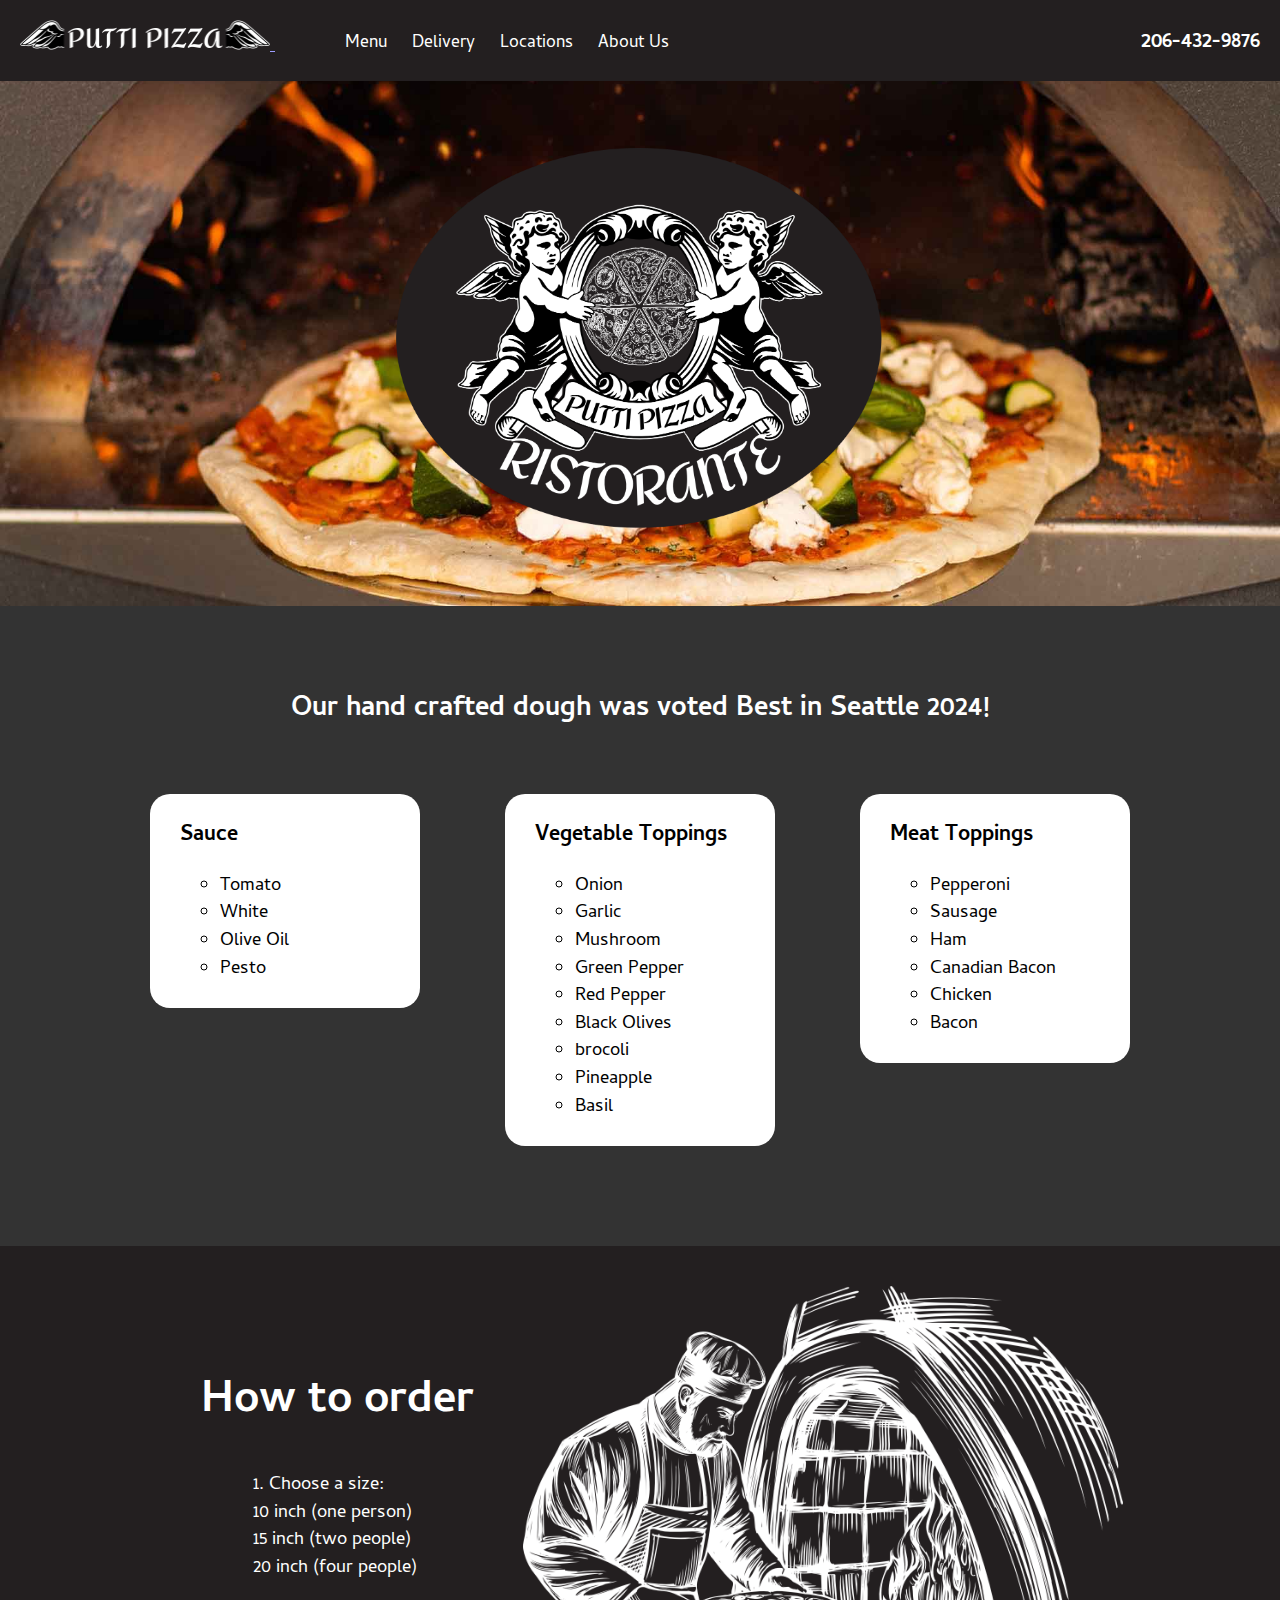
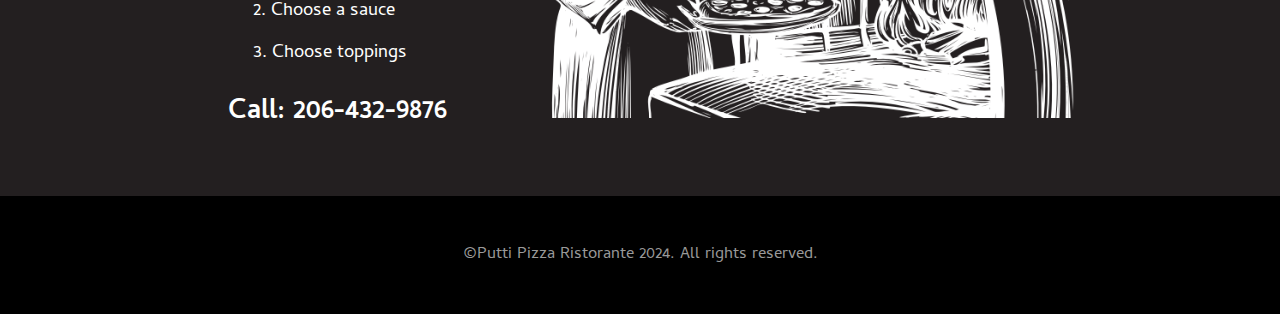
<file: index.html>
<!DOCTYPE html>
<html lang="en">

<head>
    <meta charset="UTF-8">
    <meta name="viewport" content="width=device-width, initial-scale=1.0">
    <title>Putti Pizza Ristorante</title>
    <link rel="stylesheet" href="style.css">

</head>

<body>
    <header>


        <nav>
            <a href="index.html" class="current">
                <img id="logo" src="images/putti-pizza-logo-small.png" alt="Putti Pizza Logo">
            </a>
            <ul id="menu">
                <li>
                    <a href="menu.html">Menu</a>
                </li>
                <li>
                    <a href="https://www.doordash.com">Delivery</a>
                </li>
                <li>
                    <a href="locations.html">Locations</a>
                </li>
                <li>
                    <a href="about.html">About Us</a>
                </li>
            </ul>
    
            <div id="contact">
                <h3>
                    206-432-9876
                </h3>
            </div>
        </nav>


        <img src="images/putti-pizza-oval-logo.png" alt="Putti Pizza Ristorante">
    </header>
    <main>
        <h2>Our hand crafted dough was voted Best in Seattle 2024!</h2>
        <div class="choices">
            <h3>Sauce</h3>
            <ul>
                <li>
                    Tomato
                </li>
                <li>White</li>
                <li>Olive Oil</li>
                <li>Pesto</li>
            </ul>
        </div>
        <div class="choices">
            <h3>Vegetable Toppings</h3>
            <ul>
                <li>Onion</li>
                <li>Garlic</li>
                <li>Mushroom</li>
                <li>Green Pepper</li>
                <li>Red Pepper</li>
                <li>Black Olives</li>
                <li>brocoli</li>
                <li>Pineapple</li>
                <li>Basil</li>
            </ul>
        </div>
        <div class="choices">
            <h3>Meat Toppings</h3>
            <ul>
                <li>Pepperoni</li>
                <li>Sausage</li>
                <li>Ham</li>
                <li>Canadian Bacon</li>
                <li>Chicken</li>
                <li>Bacon</li>
            </ul>
        </div>

        <section>
            <div>
                <h2 id="order-heading">How to order</h2>
                <ol>
                    <li>Choose a size:<br>
                        10 inch (one person)<br>
                        15 inch (two people)<br>
                        20 inch (four people)</li>
                    <li>Choose a sauce</li>
                    <li>Choose toppings</li>
                </ol>
                <h2>Call: 206-432-9876</h2>
            </div>
            <img src="images/pizza-chef.png" alt="Pizza chef illustration">
        </section>
    </main>
    <footer>
        <p>&copy;Putti Pizza Ristorante 2024. All rights reserved.</p>

    </footer>

</body>

</html>
</file>
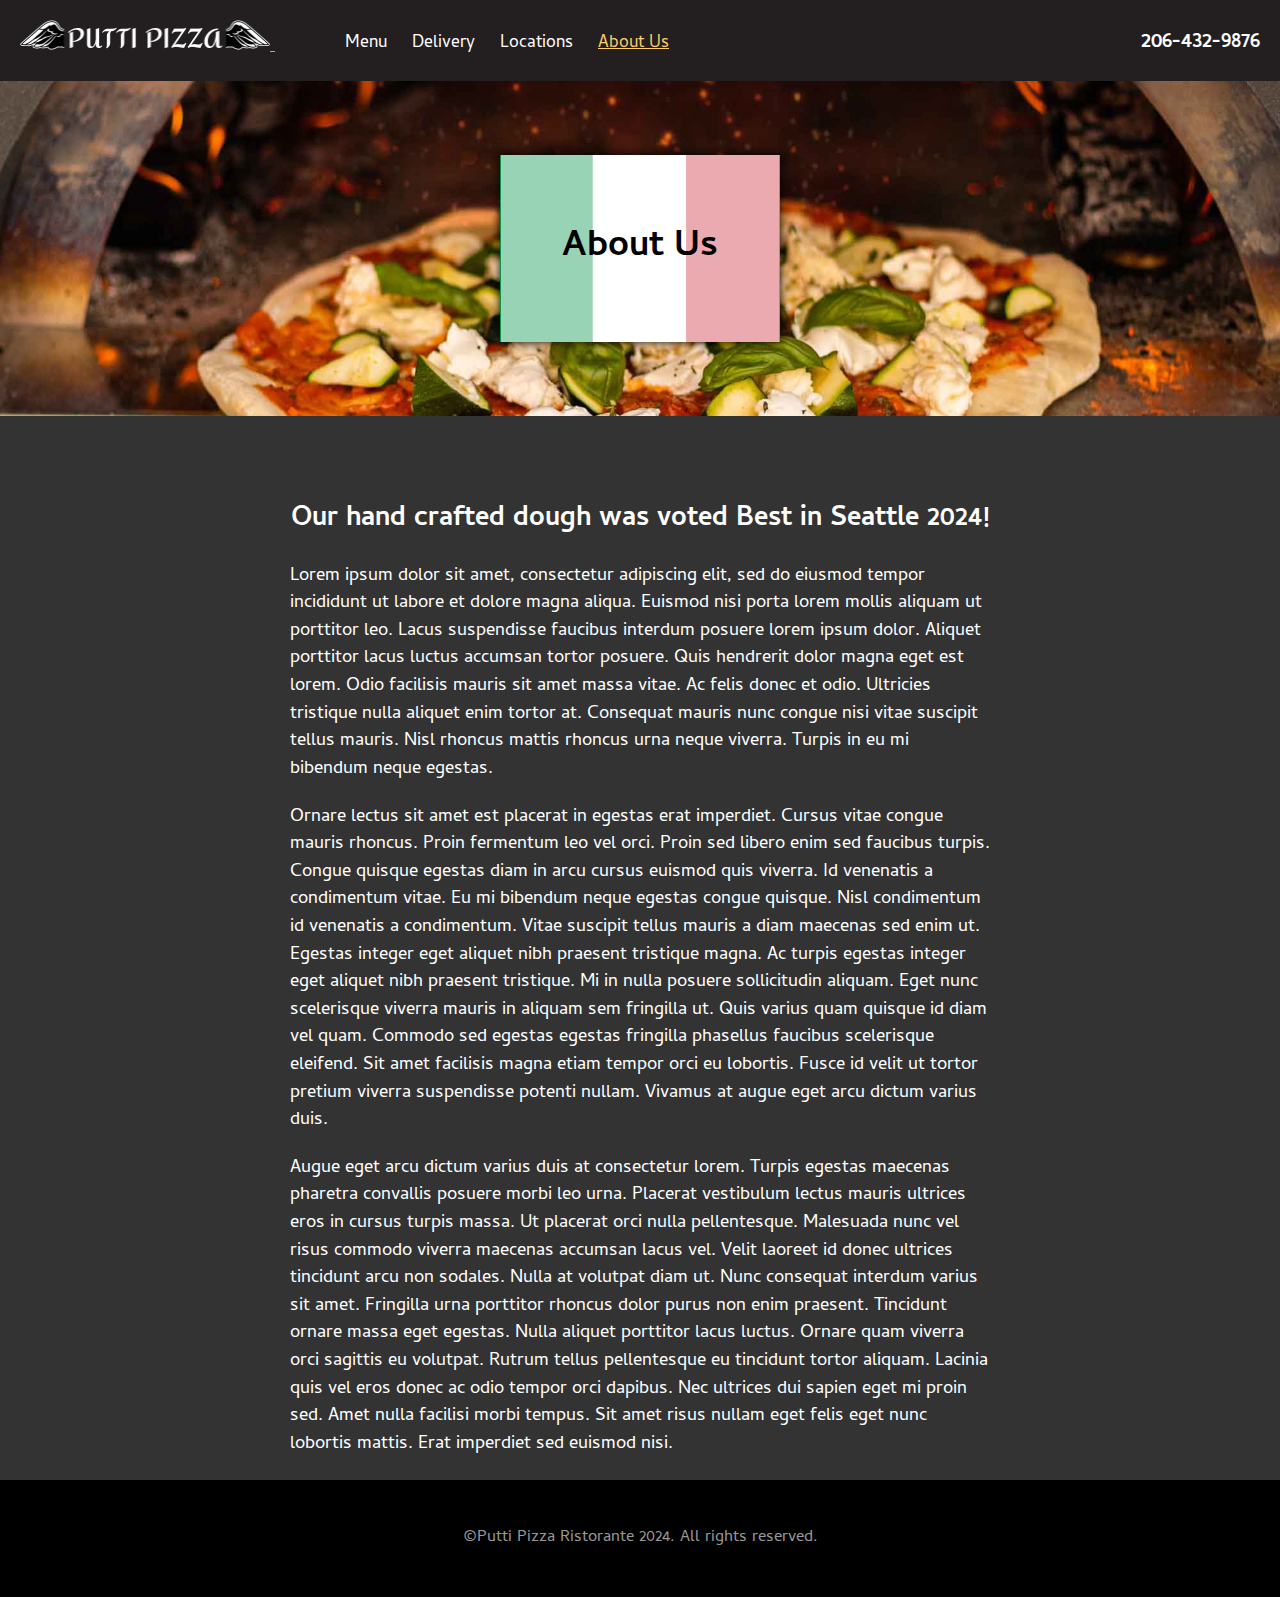
<file: about.html>
<!DOCTYPE html>
<html lang="en">

<head>
    <meta charset="UTF-8">
    <meta name="viewport" content="width=device-width, initial-scale=1.0">
    <title>Putti Pizza Ristorante</title>
    <link rel="stylesheet" href="style.css">


</head>

<body>
    <header id="about">

    

        <nav>
            <a href="index.html">
                <img id="logo" src="images/putti-pizza-logo-small.png" alt="Putti Pizza Logo">
            </a>
            <ul id="menu">
                <li>
                    <a href="menu.html">Menu</a>
                </li>
                <li>
                    <a href="https://www.doordash.com">Delivery</a>
                </li>
                <li>
                    <a href="locations.html">Locations</a>
                </li>
                <li>
                    <a href="about.html" class="current">About Us</a>
                </li>
            </ul>
    
            <div id="contact">
                <h3>
                    206-432-9876
                </h3>
            </div>
        </nav>


        <h1 id="page-title">About Us</h1>
    </header>
    <main>
        <h2>Our hand crafted dough was voted Best in Seattle 2024!</h2>
        <p>Lorem ipsum dolor sit amet, consectetur adipiscing elit, sed do eiusmod tempor incididunt ut labore et dolore
            magna aliqua. Euismod nisi porta lorem mollis aliquam ut porttitor leo. Lacus suspendisse faucibus interdum
            posuere lorem ipsum dolor. Aliquet porttitor lacus luctus accumsan tortor posuere. Quis hendrerit dolor
            magna eget est lorem. Odio facilisis mauris sit amet massa vitae. Ac felis donec et odio. Ultricies
            tristique nulla aliquet enim tortor at. Consequat mauris nunc congue nisi vitae suscipit tellus mauris. Nisl
            rhoncus mattis rhoncus urna neque viverra. Turpis in eu mi bibendum neque egestas.
        </p>
        <p>
            Ornare lectus sit amet est placerat in egestas erat imperdiet. Cursus vitae congue mauris rhoncus. Proin
            fermentum leo vel orci. Proin sed libero enim sed faucibus turpis. Congue quisque egestas diam in arcu
            cursus euismod quis viverra. Id venenatis a condimentum vitae. Eu mi bibendum neque egestas congue quisque.
            Nisl condimentum id venenatis a condimentum. Vitae suscipit tellus mauris a diam maecenas sed enim ut.
            Egestas integer eget aliquet nibh praesent tristique magna. Ac turpis egestas integer eget aliquet nibh
            praesent tristique. Mi in nulla posuere sollicitudin aliquam. Eget nunc scelerisque viverra mauris in
            aliquam sem fringilla ut. Quis varius quam quisque id diam vel quam. Commodo sed egestas egestas fringilla
            phasellus faucibus scelerisque eleifend. Sit amet facilisis magna etiam tempor orci eu lobortis. Fusce id
            velit ut tortor pretium viverra suspendisse potenti nullam. Vivamus at augue eget arcu dictum varius duis.
        </p>
        <p>
            Augue eget arcu dictum varius duis at consectetur lorem. Turpis egestas maecenas pharetra convallis posuere
            morbi leo urna. Placerat vestibulum lectus mauris ultrices eros in cursus turpis massa. Ut placerat orci
            nulla pellentesque. Malesuada nunc vel risus commodo viverra maecenas accumsan lacus vel. Velit laoreet id
            donec ultrices tincidunt arcu non sodales. Nulla at volutpat diam ut. Nunc consequat interdum varius sit
            amet. Fringilla urna porttitor rhoncus dolor purus non enim praesent. Tincidunt ornare massa eget egestas.
            Nulla aliquet porttitor lacus luctus. Ornare quam viverra orci sagittis eu volutpat. Rutrum tellus
            pellentesque eu tincidunt tortor aliquam. Lacinia quis vel eros donec ac odio tempor orci dapibus. Nec
            ultrices dui sapien eget mi proin sed. Amet nulla facilisi morbi tempus. Sit amet risus nullam eget felis
            eget nunc lobortis mattis. Erat imperdiet sed euismod nisi.
        </p>

    </main>

    <footer>
        <p>&copy;Putti Pizza Ristorante 2024. All rights reserved.</p>

    </footer>

</body>

</html>
</file>
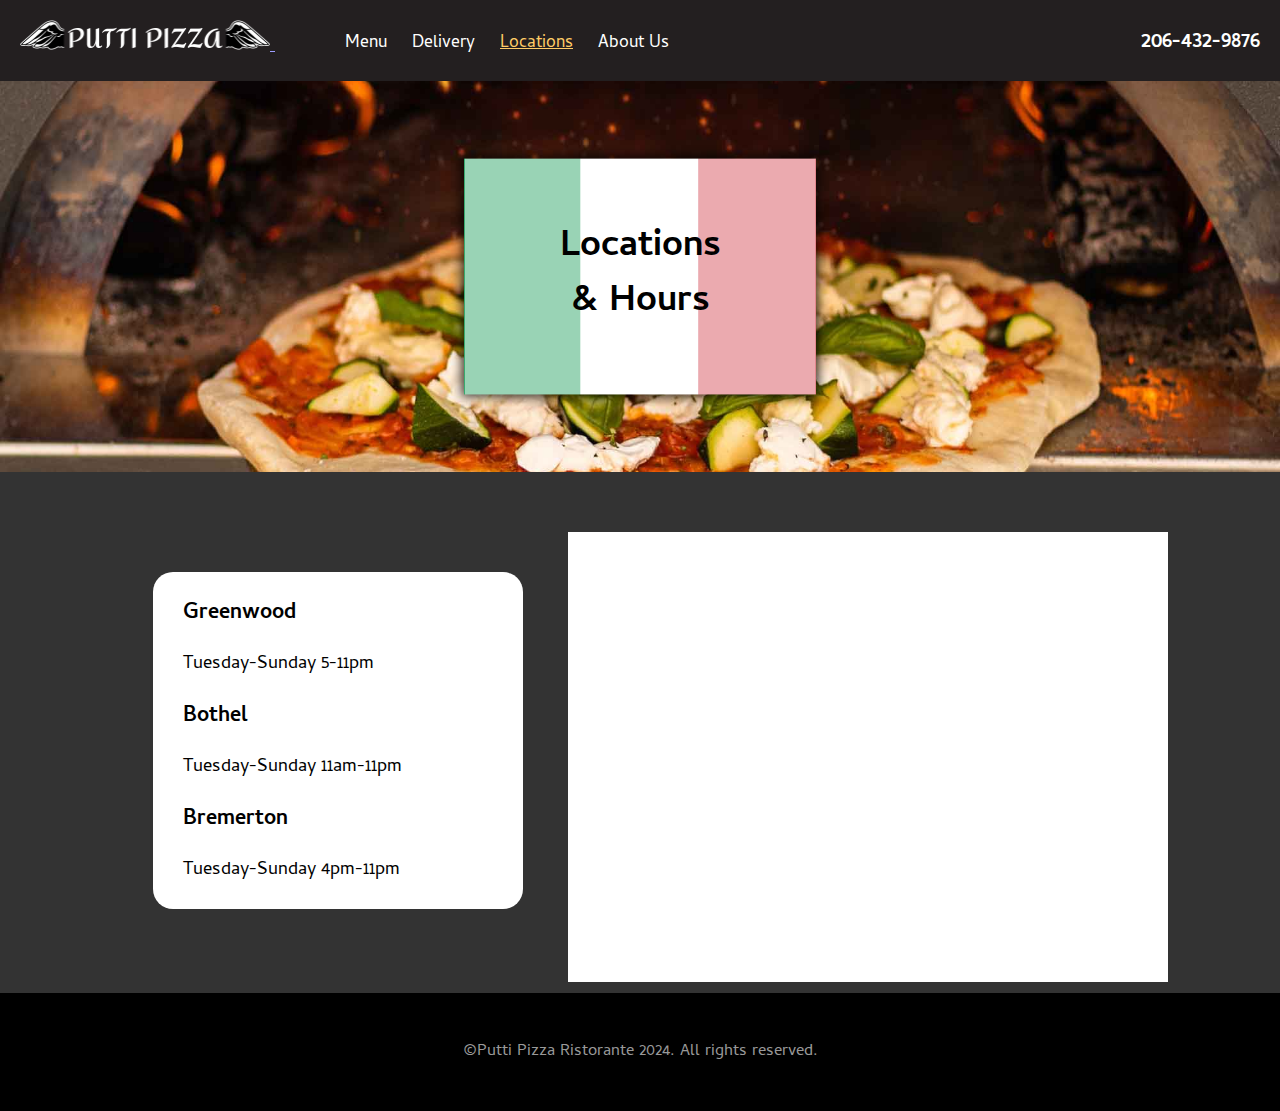
<file: locations.html>
<!DOCTYPE html>
<html lang="en">

<head>
    <meta charset="UTF-8">
    <meta name="viewport" content="width=device-width, initial-scale=1.0">
    <title>Putti Pizza Ristorante</title>
    <link rel="stylesheet" href="style.css">



</head>

<body>
    <header>
    

        <nav>
            <a href="index.html">
                <img id="logo" src="images/putti-pizza-logo-small.png" alt="Putti Pizza Logo">
            </a>
            <ul id="menu">
                <li>
                    <a href="menu.html">Menu</a>
                </li>
                <li>
                    <a href="https://www.doordash.com">Delivery</a>
                </li>
                <li>
                    <a href="locations.html" class="current">Locations</a>
                </li>
                <li>
                    <a href="about.html">About Us</a>
                </li>
            </ul>
    
            <div id="contact">
                <h3>
                    206-432-9876
                </h3>
            </div>
        </nav>


        <h1 id="page-title">Locations <br>&amp; Hours</h1>
    </header>
    <main>
        <div class="locations">
            <h3>Greenwood </h3>
            <p>
Tuesday-Sunday 5-11pm</p>
            
            <h3>Bothel</h3>
            <p>
                Tuesday-Sunday 11am-11pm</p>
            <h3>Bremerton</h3>
            <p>
                Tuesday-Sunday 4pm-11pm</p>
        </div>
       
        <iframe src="https://www.google.com/maps/embed?pb=!1m14!1m12!1m3!1d21521.93003266005!2d-122.33430331304108!3d47.60199841217612!2m3!1f0!2f0!3f0!3m2!1i1024!2i768!4f13.1!5e0!3m2!1sen!2sus!4v1687827974308!5m2!1sen!2sus" width="600" height="450" style="border:0;" allowfullscreen="" loading="lazy" referrerpolicy="no-referrer-when-downgrade"></iframe>
       
    </main>
    <footer>
       <p>&copy;Putti Pizza Ristorante 2024. All rights reserved.</p>

    </footer>

</body>

</html>
</file>
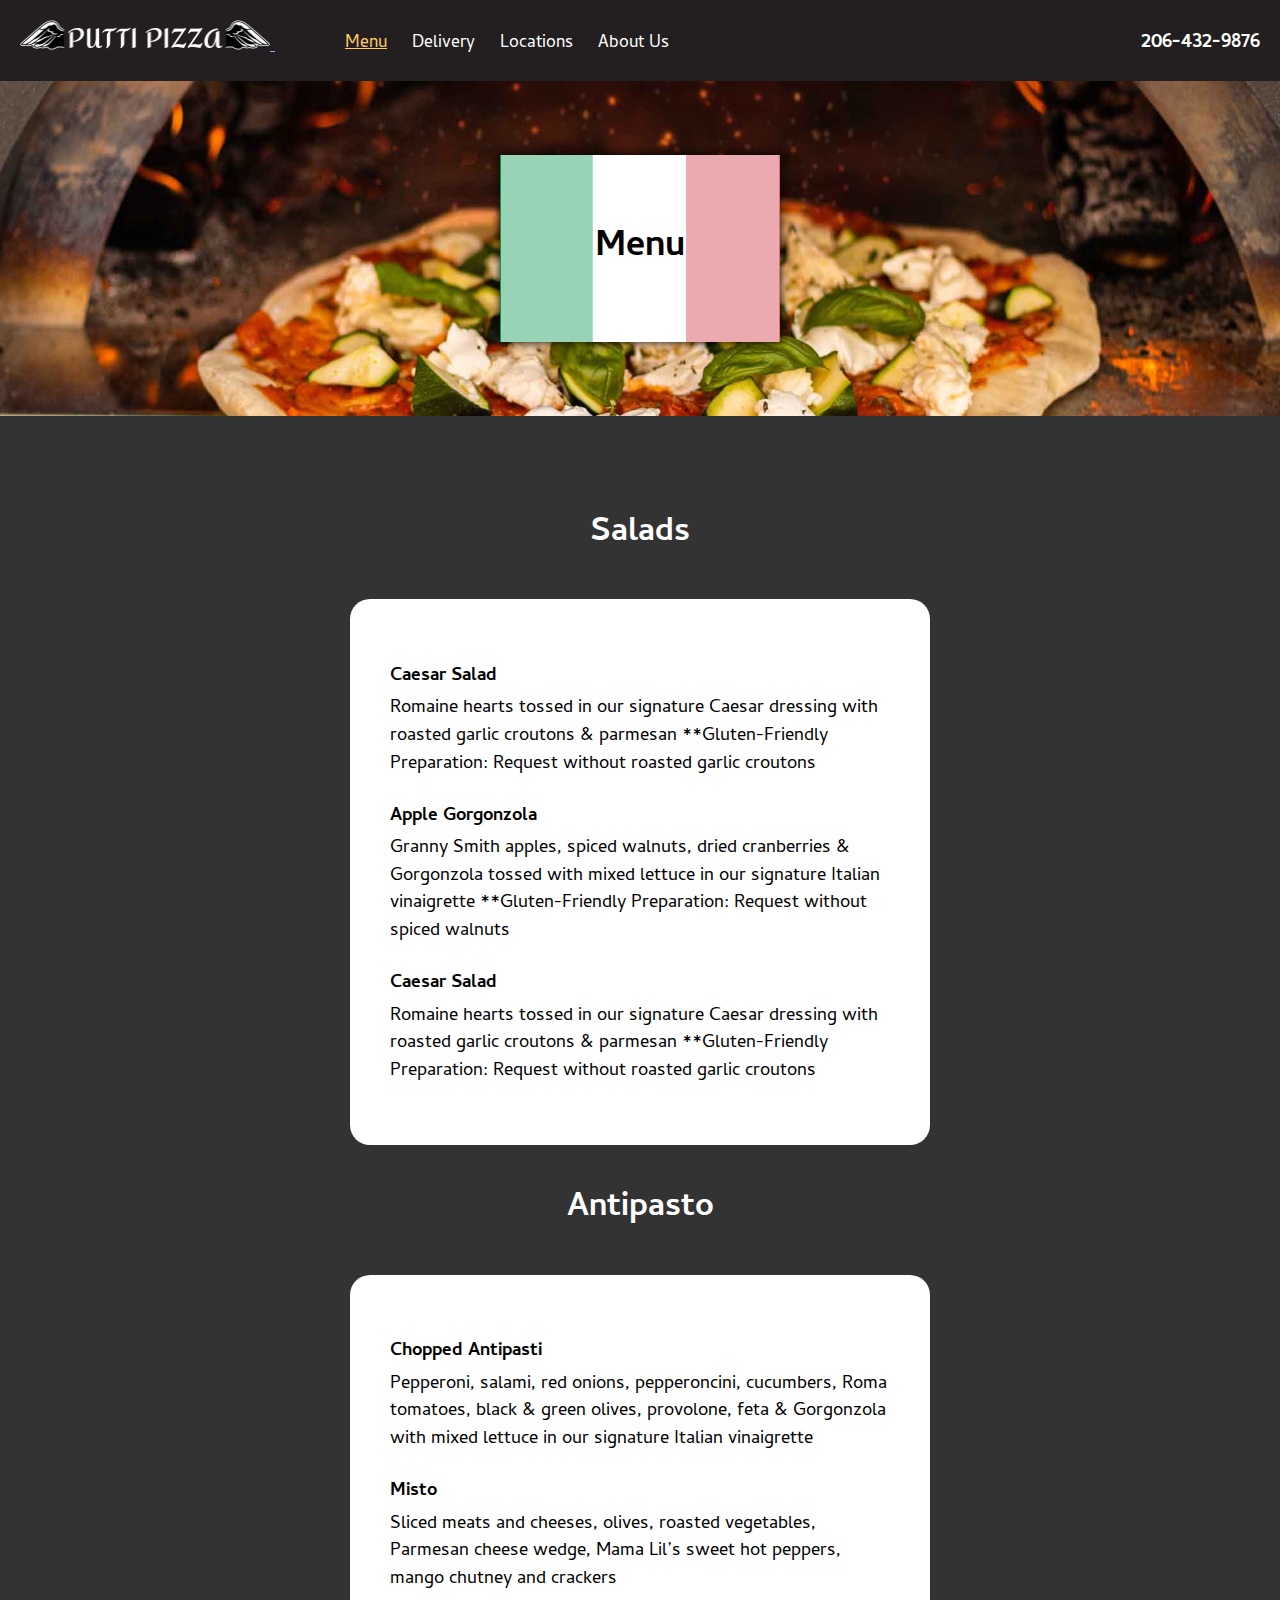
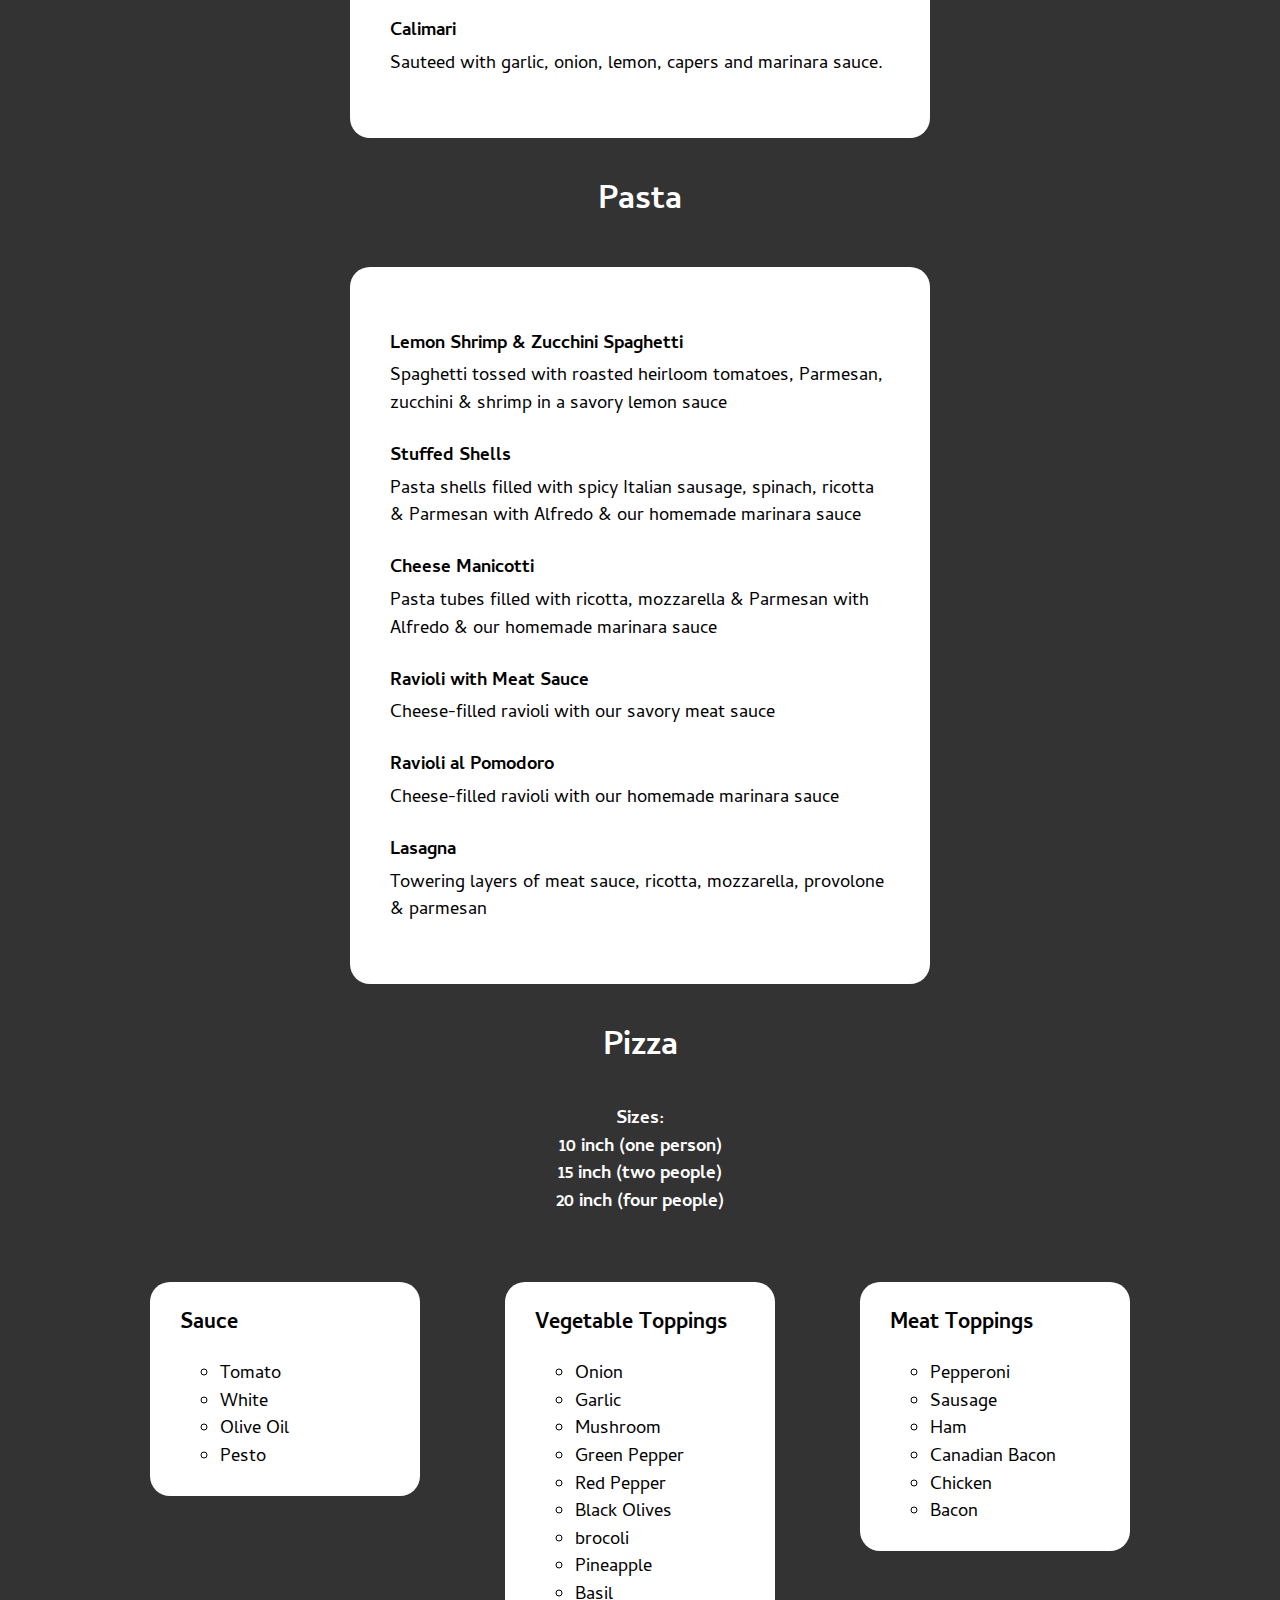
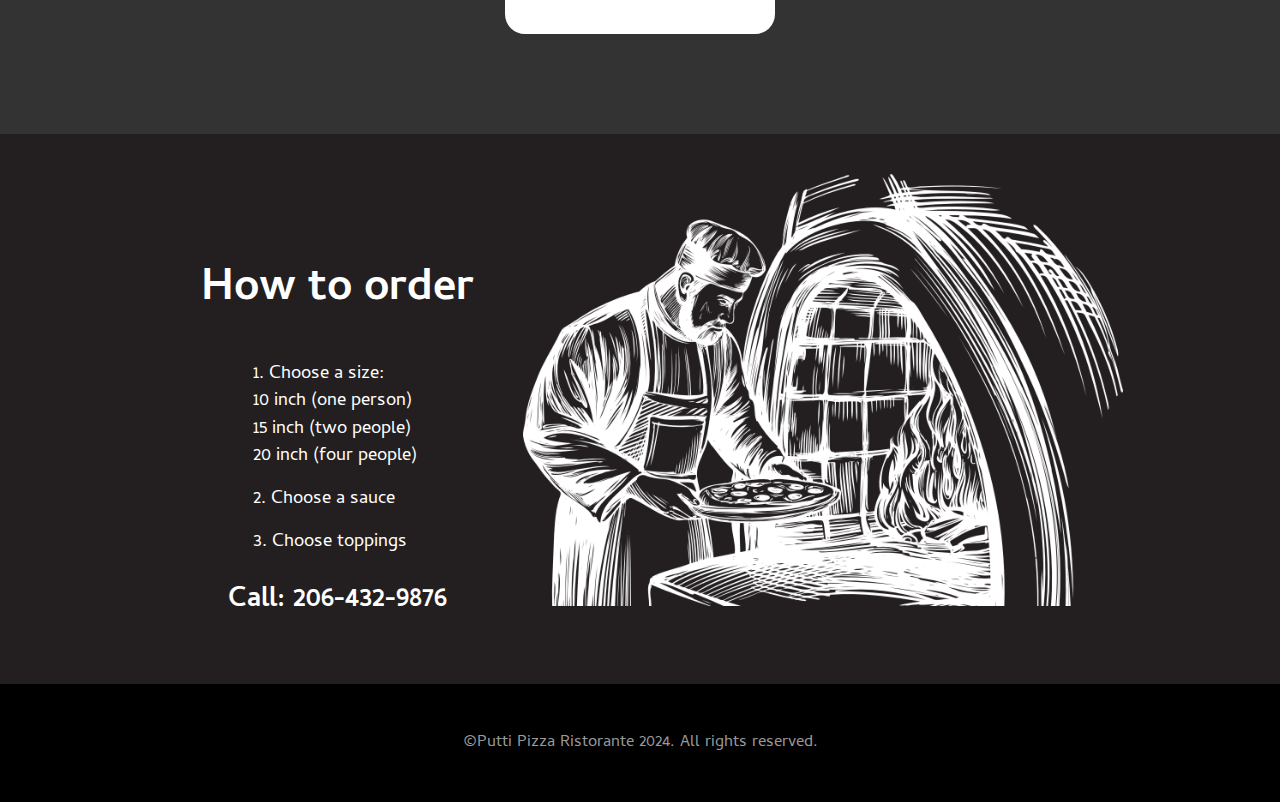
<file: menu.html>
<!DOCTYPE html>
<html lang="en">

<head>
    <meta charset="UTF-8">
    <meta name="viewport" content="width=device-width, initial-scale=1.0">
    <title>Putti Pizza Ristorante</title>
    <link rel="stylesheet" href="style.css">

    

</head>

<body>
    <header>

        <nav>
            <a href="index.html">
                <img id="logo" src="images/putti-pizza-logo-small.png" alt="Putti Pizza Logo">
            </a>
            <ul id="menu">
                <li>
                    <a href="menu.html" class="current">Menu</a>
                </li>
                <li>
                    <a href="https://www.doordash.com">Delivery</a>
                </li>
                <li>
                    <a href="locations.html">Locations</a>
                </li>
                <li>
                    <a href="about.html">About Us</a>
                </li>
            </ul>
    
            <div id="contact">
                <h3>
                    206-432-9876
                </h3>
            </div>
        </nav>    



        <h1 id="page-title">Menu</h1>
    </header>
    <main>
        <h3 class="menu-category">Salads</h3>
        <ul class="dishes">
            <li>
                <h4>Caesar Salad</h4>
                <p>Romaine hearts tossed in our signature Caesar dressing with roasted garlic croutons & parmesan **Gluten-Friendly Preparation: Request without roasted garlic croutons</p>
            </li>
           
            <li>  <h4>Apple Gorgonzola</h4>
                <p>Granny Smith apples, spiced walnuts, dried cranberries & Gorgonzola tossed with mixed lettuce in our signature Italian vinaigrette **Gluten-Friendly Preparation: Request without spiced walnuts</p></li>
            <li>  <h4>Caesar Salad</h4>
                <p>Romaine hearts tossed in our signature Caesar dressing with roasted garlic croutons & parmesan **Gluten-Friendly Preparation: Request without roasted garlic croutons</p></li>
        </ul>
        <h3 class="menu-category">Antipasto</h3>
        <ul class="dishes">
            <li>  <h4>Chopped Antipasti</h4>
                <p>Pepperoni, salami, red onions, pepperoncini, cucumbers, Roma tomatoes, black & green olives, provolone, feta & Gorgonzola with mixed lettuce in our signature Italian vinaigrette</p></li>
            <li><h4>Misto</h4><p>Sliced meats and cheeses, olives, roasted vegetables, Parmesan cheese wedge, Mama Lil’s sweet hot peppers, mango chutney and crackers</p></li>
            <li><h4>Calimari</h4><p>Sauteed with garlic, onion, lemon, capers and marinara sauce.</p></li>

        </ul>
        <h3 class="menu-category">Pasta</h3>
        <ul class="dishes">
            <li>
                <h4>Lemon Shrimp & Zucchini Spaghetti</h4>
                <p>Spaghetti tossed with roasted heirloom tomatoes, Parmesan, zucchini & shrimp in a savory lemon sauce
                </p>
            </li>
            <li>
                <h4>Stuffed Shells</h4>
                <p>Pasta shells filled with spicy Italian sausage, spinach, ricotta & Parmesan with Alfredo & our homemade marinara sauce</p>
            </li>
            <li>
                <h4>Cheese Manicotti</h4>
                <p>Pasta tubes filled with ricotta, mozzarella & Parmesan with Alfredo & our homemade marinara sauce
                </p>
            </li>
            <li>
                <h4>Ravioli with Meat Sauce</h4>
                <p>Cheese-filled ravioli with our savory meat sauce</p>
            </li>
            <li>
                <h4>Ravioli al Pomodoro</h4>
                <p>Cheese-filled ravioli with our homemade marinara sauce</p>
            </li>
            <li>
                <h4>Lasagna</h4>
                <p>Towering layers of meat sauce, ricotta, mozzarella, provolone & parmesan</p>

        </ul>
        <h3 class="menu-category">Pizza</h3>
        <h4>Sizes: <br>10 inch (one person)<br>
            15 inch (two people)<br>
            20 inch (four people)</h4>
    
        <div class="choices">
            <h3>Sauce</h3>
            <ul>
                <li>
                    Tomato
                </li>
                <li>White</li>
                <li>Olive Oil</li>
                <li>Pesto</li>
            </ul>
        </div>
        <div class="choices">
            <h3>Vegetable Toppings</h3>
            <ul>
                <li>Onion</li>
                <li>Garlic</li>
                <li>Mushroom</li>
                <li>Green Pepper</li>
                <li>Red Pepper</li>
                <li>Black Olives</li>
                <li>brocoli</li>
                <li>Pineapple</li>
                <li>Basil</li>
            </ul>
        </div>
        <div class="choices">
            <h3>Meat Toppings</h3>
            <ul>
                <li>Pepperoni</li>
                <li>Sausage</li>
                <li>Ham</li>
                <li>Canadian Bacon</li>
                <li>Chicken</li>
                <li>Bacon</li>
            </ul>
        </div>

    <section>
        <div>
            <h2 id="order-heading">How to order</h2>
            <ol>
                <li>Choose a size:<br>
                    10 inch (one person)<br>
                    15 inch (two people)<br>
                    20 inch (four people)</li>
                <li>Choose a sauce</li>
                <li>Choose toppings</li>
            </ol>
            <h2>Call: 206-432-9876</h2>
        </div>
        <img src="images/pizza-chef.png" alt="Pizza chef illustration">
    </section>
</main>
    <footer>
        <p>&copy;Putti Pizza Ristorante 2024. All rights reserved.</p>

    </footer>

</body>

</html>
</file>
<file: style.css>
@import url('https://fonts.googleapis.com/css2?family=Cambay:wght@400;700&display=swap');

html {
    color-scheme: dark;
}

body {
    margin: 0;
    font-family: 'Cambay', sans-serif;
    font-size: 1.15rem;
    line-height: 1.5;
    text-align: center;
    background-color: #333;
    color: white;
}

main {
    margin-inline: auto;
}

img,
video {
    max-width: 100%;
}


header {
    padding: 60px 0;
    background: #333 url('images/header-bg.jpg') no-repeat center center;
    background-size: cover;
}

header>img {
    margin: auto;
    width: 500px;
}

main {
    padding-top: 60px;
}

.choices {
    display: inline-block;
    vertical-align: top;
    margin: 40px;
    padding: 5px 30px;
    width: 210px;
    border-radius: 20px;
    background-color: white;
    color: black;
    text-align: left;
}

ul {
    list-style-type: circle;
}

section {
    margin: 60px 0 0 0;
    padding: 40px;
    background-color: #231f20;
}

#order-heading {
    font-size: 2.8rem;
}

section>div {
    display: inline-block;
    width: 30%;
}

section>img {
    width: 50%;
}

ol {
    margin: 0 auto;
    width: 210px;
}

ol>li {
    margin: 15px 0;
    text-align: left;
    list-style-position: inside;
}

footer {
    margin: 0;
    padding: 30px;
    background-color: black;
    font-weight: lighter;
    font-size: 0.9em;
    color: #999;
}

/*===========Menu Page=========*/

#page-title {
    margin: 0;
    background: url('images/italian-flag-shadow.png') center center no-repeat;
    background-size: contain;
    padding: 80px 200px;
    color: black;
    font-size: 2em;
}

.menu-category {
    font-size: 1.8em;
}

.dishes {
    list-style-type: none;
    margin: 40px auto;
    padding: 40px;
    width: 500px;
    border-radius: 20px;
    background-color: white;
    color: black;
    text-align: left;
}

.dishes li>h4 {
    margin-bottom: 0;
    padding-bottom: 0;
}

.dishes li>p {
    margin-top: 5px;
    padding-top: 0;
}

/*====About page=====*/
main>p {
    margin: 20px auto;
    text-align: left;
    max-width: 700px;
}

/*=======Locations page=======*/

.locations {
    display: inline-block;
    vertical-align: top;
    margin: 40px;
    padding: 5px 30px;
    width: 310px;
    border-radius: 20px;
    background-color: white;
    color: black;
    text-align: left;
}

.map {
    width: 600px;
}


/*==================Student code 8 ===================*/
header{
    padding-top: 0;
    nav{
        margin-bottom: 60px;
        padding: 20px;
        text-align: left;
        background-color: #231f20;
        position: relative;


    }
    #contact{
        position: absolute;
        top: 5px;
        right: 20px;
    }
    #logo{
        width: 250px;
    }

}
#menu{
    margin: 0 0 0 60px;
    padding: 0;
    display: inline-block;
    vertical-align: middle;
    list-style-type: none;

    li{
        margin: 0 10px;
        padding: 0;
        display: inline-block;

        a{
            color: white;
            text-decoration: none;
            font-size: 0.95em;
        }
    }
}



/*=================== Practice Session ===============*/

/* hover effect for all menu links */
#menu li a:hover {
    color: #ffcc66;
    text-decoration: underline;
}

/* current page style */
#menu li a.current {
    color: #ffcc66;
    text-decoration: underline;
}
</file>
